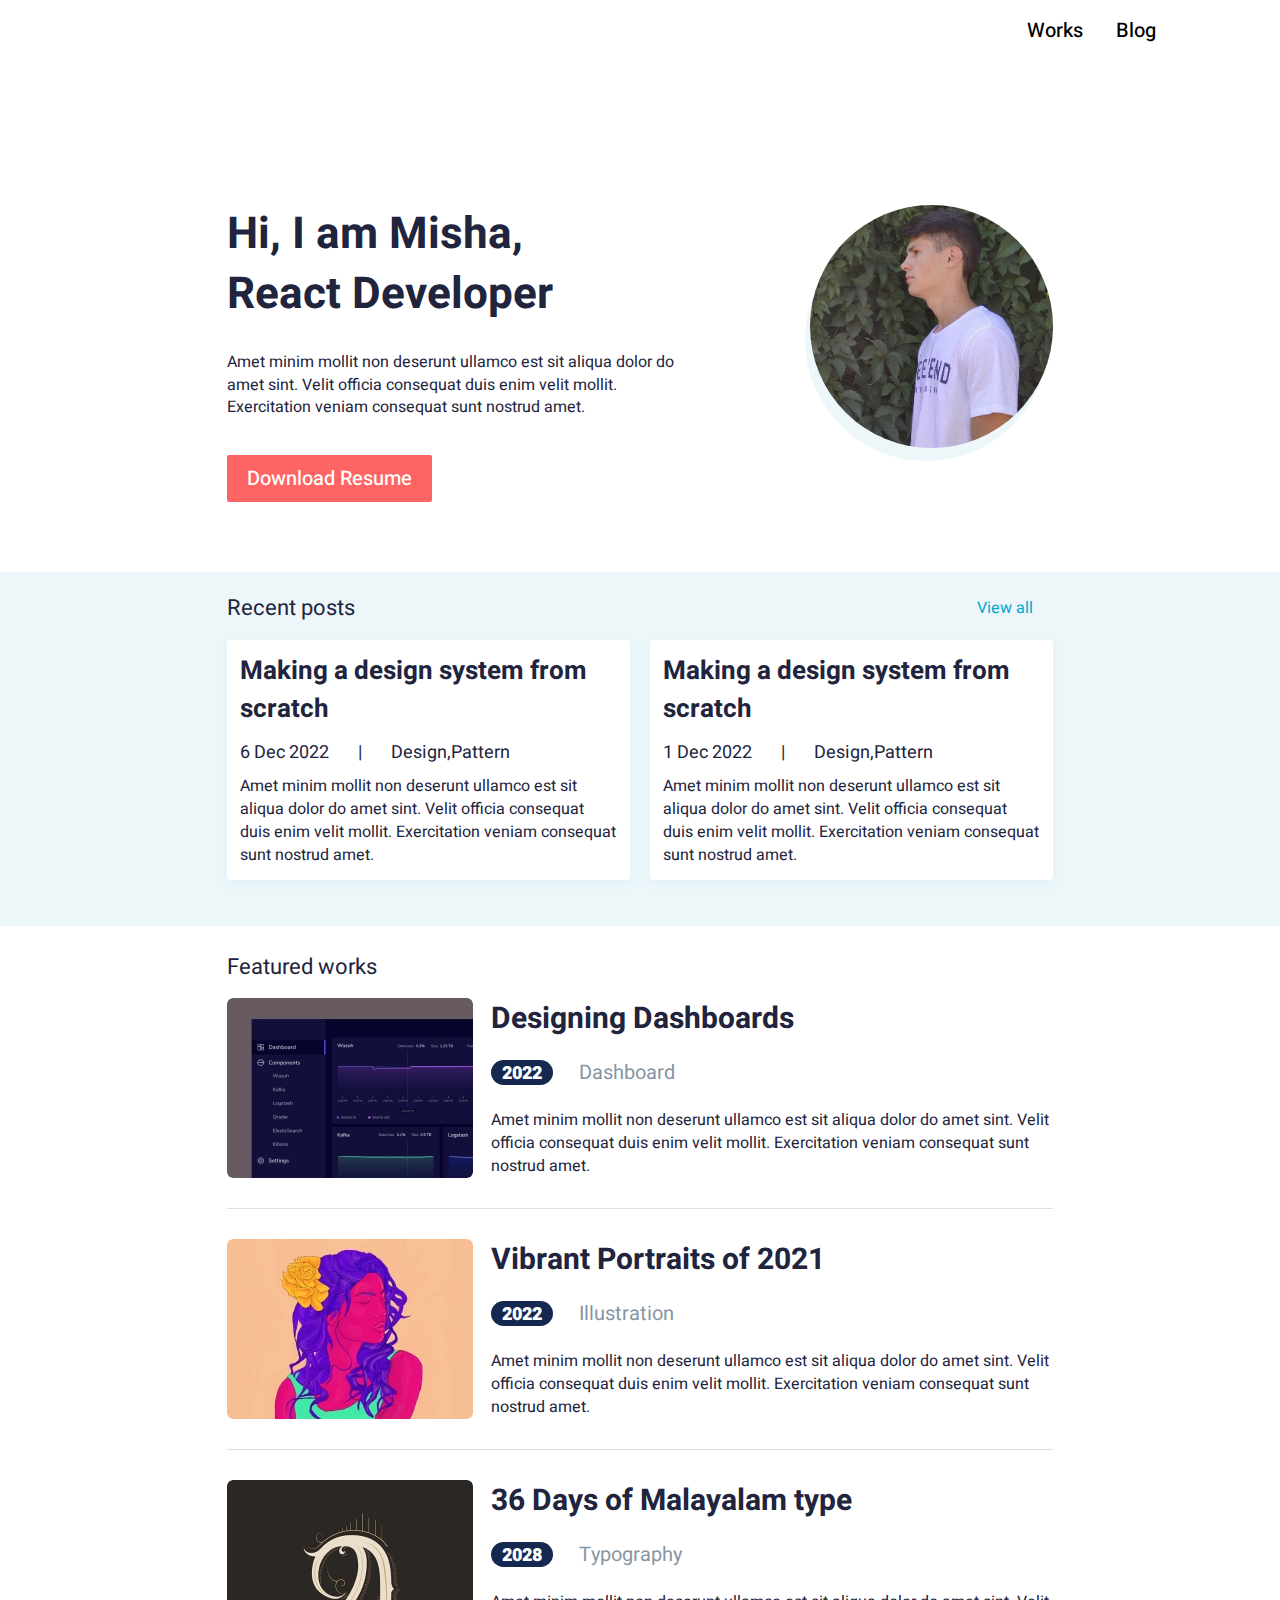
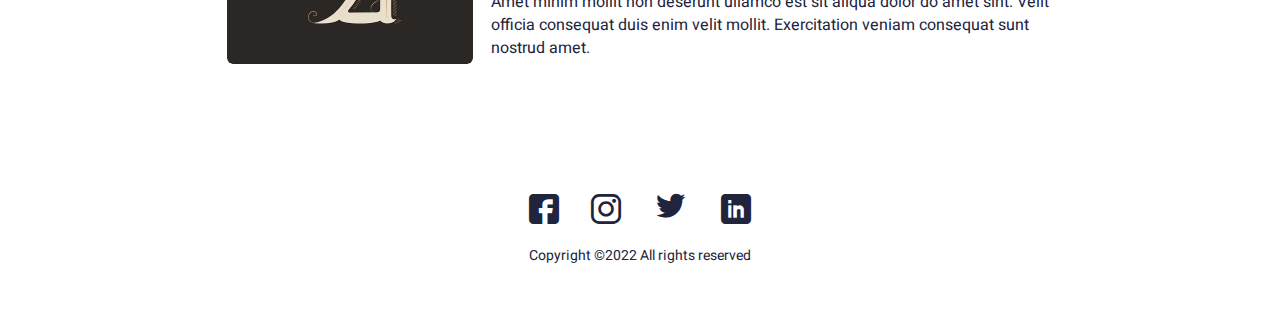
<file: index.html>
<!DOCTYPE html>
<html lang="ru">
 <head>
	<title>главная</title>
	<meta charset="UTF-8">
	<meta name="format-detection" content="telephone=no">
	<link rel="stylesheet" href="css/style.min.css">
	<link rel="shortcut icon" href="favicon.ico">
	<!-- <meta name="robots" content="noindex, nofollow"> -->
	<!-- <meta name="viewport" content="width=device-width, initial-scale=1.0, maximum-scale=1.0, user-scalable=0"> -->
	<meta name="viewport" content="width=device-width, initial-scale=1.0">
</head>

<body>
	<div class="wrapper">
		<header class="header">
   <div class="header__content">
      <div class="header__menu menu">
         <nav class="menu__body">
            <ul class="menu__list">
               <li><a href="./works.html" class="menu__link ">Works</a></li>
               <li><a href="./blog.html" class="menu__link ">Blog</a></li>
            </ul>
         </nav>
      </div>
   </div>
</header>
		<main class="page">
			<section class="hello">
				<div class="hello__container _container">
					<div class="hello__content">
						<h1 class="hello__title title">
							Hi, I am Misha, <br>
							React Developer
						</h1>
						<div class="hello__text text">
							Amet minim mollit non deserunt ullamco est sit aliqua dolor do amet sint. Velit officia consequat
							duis enim velit mollit. Exercitation veniam consequat sunt nostrud amet.
						</div>
						<a href="" class="hello__btn btn">
							Download Resume
						</a>
					</div>
					<picture><source srcset="img/avatar/meavatar.webp" type="image/webp"><img class="hello__avatar" src="img/avatar/meavatar.jpg" alt=""></picture>
				</div>
			</section>
			<section class="recent-posts">
				<div class="recent-posts__container _container">
					<div class="recent-posts__header">
						<div class="recent-posts__title title-posts">Recent posts</div>
						<a href=" " class="recent-posts__view-all">View all</a>
					</div>
					<div class="recent-posts__items">
						<div class="recent-posts__column">
							<article class="recent-posts__item recent-post">
								<a class="recent-post__title ">Making a design system from scratch</a>
								<div class="recent-post__info">6 Dec 2022 <span>|</span> Design,Pattern</div>
								<div class="recent-post__text text ">Amet minim mollit non deserunt ullamco est sit aliqua dolor
									do
									amet sint. Velit officia consequat duis enim velit mollit. Exercitation veniam consequat sunt
									nostrud amet.
								</div>
							</article>
						</div>
						<div class="recent-posts__column">
							<article class="recent-posts__item recent-post">
								<a class="recent-post__title ">Making a design system from scratch</a>
								<div class="recent-post__info">1 Dec 2022 <span>|</span> Design,Pattern</div>
								<div class="recent-post__text text ">Amet minim mollit non deserunt ullamco est sit aliqua dolor
									do
									amet sint. Velit officia consequat duis enim velit mollit. Exercitation veniam consequat sunt
									nostrud amet.
								</div>
							</article>
						</div>
					</div>
				</div>
			</section>
			<section class="featured-works">
				<div class="featured-works__container _container">
					<div class="featured-works__title title-posts">
						Featured works
					</div>
					<div class="works">
						<article class="works__item">
							<a href="" class="works__image"><picture><source srcset="img/Works/image01.webp" type="image/webp"><img src="img/Works/image01.png" alt="Work #1"></picture></a>
							<div class="works__body">
								<div class="works__title">
									<a href="">Designing Dashboards</a> 
								</div>
								<div class="works__info">
									<div class="works__year">2022</div>
									<div class="works__categories">Dashboard</div>
								</div>
								<div class="works__text text">
									Amet minim mollit non deserunt ullamco est sit aliqua dolor do amet sint. Velit officia
									consequat duis enim velit mollit. Exercitation veniam consequat sunt nostrud amet.
								</div>
							</div>
						</article>
						<article class="works__item">
							<a href="" class="works__image"><picture><source srcset="img/Works/image02.webp" type="image/webp"><img src="img/Works/image02.png" alt="Work #1"></picture></a>
							<div class="works__body">
								<div class="works__title">
								<a href="">Vibrant Portraits of 2021</a>	
								</div>
								<div class="works__info">
									<div class="works__year">2022</div>
									<div class="works__categories">Illustration</div>
								</div>
								<div class="works__text text">
									Amet minim mollit non deserunt ullamco est sit aliqua dolor do amet sint. Velit officia
									consequat duis enim velit mollit. Exercitation veniam consequat sunt nostrud amet.
								</div>
							</div>
						</article>
						<article class="works__item">
							<a href="" class="works__image"><picture><source srcset="img/Works/image03.webp" type="image/webp"><img src="img/Works/image03.png" alt="Work #1"></picture></a>
							<div class="works__body">
								<div	class="works__title">
								<a href="">36 Days of Malayalam type</a>	
								</div>
								<div class="works__info">
									<div class="works__year">2028</div>
									<div class="works__categories">Typography</div>
								</div>
								<div class="works__text text">
									Amet minim mollit non deserunt ullamco est sit aliqua dolor do amet sint. Velit officia
									consequat duis enim velit mollit. Exercitation veniam consequat sunt nostrud amet.
								</div>
							</div>
						</article>
					</div>
				</div>
			</section>
	</div>
	</main>
	<footer class="footer">
	<div class="footer__content _container">
		<div class="footer__social social">
			<a href="#" class="social__item _icon-01"></a>
			<a href="#" class="social__item _icon-02"></a>
			<a href="#" class="social__item _icon-03"></a>
			<a href="#" class="social__item _icon-04"></a>
		</div>
		<div class="footer__copy">Copyright ©2022 All rights reserved </div>
	</div>
</footer>

</body>

</html>
</file>
<file: css/style.min.css>
@charset "UTF-8";@import url(https://fonts.googleapis.com/css?family=Heebo:regular,500,700,900&display=swap&subset=cyrillic-ext);@font-face{font-family:icons;font-display:swap;src:url(../fonts/icons.woff) format("woff"),url(../fonts/icons.woff2) format("woff2");font-weight:400;font-style:normal}@font-face{font-family:icons;font-display:swap;src:url(../fonts/icons.woff) format("woff"),url(../fonts/icons.woff2#icons) format("woff2");font-weight:400;font-style:normal;font-display:block}[class*=" _icon-"]:before,[class^="_icon-"]:before{font-family:icons;font-style:normal;font-weight:400;font-variant:normal;text-transform:none;line-height:1;-webkit-font-smoothing:antialiased;-moz-osx-font-smoothing:grayscale}[class*=" _icon-"]:before,[class^="_icon-"]:before{display:block}._icon-01:before{content:"\e900"}._icon-02:before{content:"\e901"}._icon-03:before{content:"\e902"}._icon-04:before{content:"\e903"}*{padding:0;margin:0;border:0}*,:after,:before{-webkit-box-sizing:border-box;box-sizing:border-box}:active,:focus{outline:0}a:active,a:focus{outline:0}aside,footer,header,nav,section{display:block}body,html{height:100%;min-width:320px}body{line-height:1;font-family:Heebo;-ms-text-size-adjust:100%;-moz-text-size-adjust:100%;-webkit-text-size-adjust:100%}button,input,textarea{font-family:Heebo}input::-ms-clear{display:none}button{cursor:pointer}button::-moz-focus-inner{padding:0;border:0}a,a:visited{text-decoration:none}a:hover{text-decoration:none}ul li{list-style:none}img{vertical-align:top}h1,h2,h3,h4,h5,h6{font-weight:inherit;font-size:inherit}body{color:#21243d;font-size:14px}body._lock{overflow:hidden}.wrapper{width:100%;min-height:100%;overflow:hidden;display:-webkit-box;display:-ms-flexbox;display:flex;-webkit-box-orient:vertical;-webkit-box-direction:normal;-ms-flex-direction:column;flex-direction:column}.wrapper._loaded{font-size:14px}._container{max-width:856px;margin:0 auto;padding:0 15px}.btn{background-color:#ff6464;border-radius:2px;-webkit-box-align:center;-ms-flex-align:center;align-items:center;-webkit-box-pack:center;-ms-flex-pack:center;justify-content:center;text-align:center;height:47px;display:-webkit-inline-box;display:-ms-inline-flexbox;display:inline-flex;padding:0 20px;color:#fff;font-weight:500;font-size:20px;-webkit-transition:background-color .3s ease 0s;-o-transition:background-color .3s ease 0s;transition:background-color .3s ease 0s}.btn._fw{width:100%}.select{position:relative}.select__item{position:relative}.select__title{color:#000;border:1px solid #d9d9d9;background-color:#fff;cursor:pointer;border-radius:4px}.select__value{display:-webkit-box;display:-ms-flexbox;display:flex;font-size:14px;height:30px;padding:0 15px;-webkit-box-align:center;-ms-flex-align:center;align-items:center;-webkit-box-pack:justify;-ms-flex-pack:justify;justify-content:space-between;-webkit-box-orient:horizontal;-webkit-box-direction:reverse;-ms-flex-direction:row-reverse;flex-direction:row-reverse}.select__value span{height:1em;overflow:hidden;display:-webkit-box;-webkit-line-clamp:1;-webkit-box-orient:vertical}.select__value:before{content:"";display:inline-block;-webkit-transition:all .3s ease 0s;-o-transition:all .3s ease 0s;transition:all .3s ease 0s;width:11px;height:7px;background:url(../img/icons/select.svg) center/100% no-repeat}.select__input{width:100%;background-color:transparent;height:100%}.select__options{color:#000;display:none;position:absolute;top:29px;border-radius:0 0 4px 4px;min-width:100%;left:0;background-color:#fff;border-top:0;border:1px solid #d9d9d9;border-top:0;font-size:14px;padding:10px 0 5px 0}.select__option{cursor:pointer;padding:5px 15px;margin:0}.select._active{z-index:5}.select._active .select__value:before{-webkit-transform:rotate(-180deg);-ms-transform:rotate(-180deg);transform:rotate(-180deg)}.select._active .select__options{display:block}input[type=email],input[type=tel],input[type=text],textarea{-webkit-appearance:none;-moz-appearance:none;appearance:none}.input{border-radius:0!important;width:100%;display:block;padding:0 20px}textarea.input{resize:none;padding:0 0}.checkbox{position:relative}.checkbox__input{position:absolute;width:0;height:0;opacity:0;visibility:hidden}.checkbox__input:checked+.checkbox__text:before{background:#fff url(../img/icons/check.svg) center no-repeat}.checkbox__text{display:-webkit-inline-box;display:-ms-inline-flexbox;display:inline-flex;-webkit-box-align:center;-ms-flex-align:center;align-items:center;position:relative;font-size:16px;color:#fff;letter-spacing:-.3px;line-height:calc(20 / 16);cursor:pointer}.checkbox__text:before{content:"";-ms-flex-item-align:start;align-self:flex-start;margin:0 14px 0 0;-webkit-box-flex:0;-ms-flex:0 0 20px;flex:0 0 20px;left:0;top:0;width:20px;height:18px;background:#fff;border:1px solid #a7a9ac}.checkbox a{color:#fff;text-decoration:underline}.checkbox._error .checkbox__text:before{border:1px solid #ee1212}.options{display:-webkit-box;display:-ms-flexbox;display:flex;-webkit-box-orient:vertical;-webkit-box-direction:normal;-ms-flex-direction:column;flex-direction:column;-webkit-box-align:start;-ms-flex-align:start;align-items:flex-start}.options__item{position:relative;cursor:pointer}.options__input{position:absolute;width:0;height:0;opacity:0;left:0;top:0;visibility:hidden}.options__input:checked+.options__text:after{-webkit-transform:scale(1);-ms-transform:scale(1);transform:scale(1)}.options__text{display:-webkit-inline-box;display:-ms-inline-flexbox;display:inline-flex;-webkit-box-align:center;-ms-flex-align:center;align-items:center;position:relative;font-size:16px;color:#fff;letter-spacing:-.3px;line-height:calc(20 / 16)}.options__text:before{content:"";-ms-flex-item-align:start;align-self:flex-start;margin:0 14px 0 0;-webkit-box-flex:0;-ms-flex:0 0 20px;flex:0 0 20px;left:0;top:0;border-radius:50%;width:20px;height:18px;background:#fff;border:1px solid #a7a9ac}.options__text:after{content:"";-webkit-transition:all .3s ease 0s;-o-transition:all .3s ease 0s;transition:all .3s ease 0s;-webkit-transform:scale(0);-ms-transform:scale(0);transform:scale(0);width:10px;height:10px;border-radius:50%;background-color:#77243a;position:absolute;left:5px;top:4px}.rating-block{display:table;font-size:0}.rating{display:inline-block;position:relative;vertical-align:middle}.rating.edit .star{cursor:pointer}.rating .star{width:17px;height:14px;display:inline-block;position:relative;z-index:3}.rating__line{position:absolute;width:85px;height:14px;top:0;left:0;background:url(../img/icons/bg_rating.svg) 0 0 no-repeat;z-index:1;background-size:85px 100%}.rating__activeline{position:absolute;width:0;height:14px;top:0;left:0;background:url(../img/icons/bg_rating_active.svg) 0 0 no-repeat;z-index:2;background-size:85px 100%}.rating__value{display:inline-block;color:#1b3139;font-size:14px;line-height:13px;vertical-align:middle}.quantity{width:88px;height:40px;display:-webkit-box;display:-ms-flexbox;display:flex;border:1px solid rgba(166,166,166,.45)}.quantity__button{-webkit-box-flex:0;-ms-flex:0 0 30px;flex:0 0 30px;position:relative;cursor:pointer}.quantity__button::after,.quantity__button::before{content:"";position:absolute;top:50%;left:50%;-webkit-transition:all .3s ease 0s;-o-transition:all .3s ease 0s;transition:all .3s ease 0s;margin:0 0 0 -4.5px;background-color:#a6a6a6;width:9px;height:1px}.quantity__button_plus::before{-webkit-transform:rotate(-90deg);-ms-transform:rotate(-90deg);transform:rotate(-90deg)}.quantity__input{-webkit-box-flex:1;-ms-flex:1 1 auto;flex:1 1 auto}.quantity__input input{height:100%;color:#a6a6a6;font-size:12px;width:100%;text-align:center}.title{font-size:44px;font-weight:700;line-height:136.36364%}.article__text p,.text{font-size:16px;line-height:143.75%}.title-posts{font-size:22px}.row:after{display:block;content:"";clear:both}.rub:after{content:"₽"}ol.counter{list-style-type:none;counter-reset:item}ol.counter li{position:relative;padding:0 0 0 45px}ol.counter li:before{counter-increment:item;content:counter(item);position:absolute;left:0;top:0;color:#818181;font-size:14px;font-weight:700;text-align:center;line-height:26px;border-radius:50%;width:28px;height:28px;border:1px solid #4274bb}.ellipsis{display:block;overflow:hidden;width:100%;white-space:nowrap;-o-text-overflow:ellipsis;text-overflow:ellipsis}.es{overflow:hidden;white-space:nowrap;-o-text-overflow:ellipsis;text-overflow:ellipsis}.table{display:table;font-size:0;width:100%}.trow{display:table-row}.cell{display:table-cell}.cell.full{width:100%}._ibg{position:relative}._ibg img{position:absolute;width:100%;height:100%;top:0;left:0;-o-object-fit:cover;object-fit:cover}body.ie ._ibg{background-position:center;background-size:cover;background-repeat:no-repeat}body.ie ._ibg img{width:0;height:0;opacity:0;visibility:hidden}.video{position:relative;overflow:hidden;height:0;padding-bottom:56.25%}.video embed,.video iframe,.video object,.video video{position:absolute;top:0;left:0;width:100%;height:100%}.videobg embed,.videobg iframe,.videobg object,.videobg video{position:fixed;top:50%;left:50%;min-width:100%;min-height:100%;width:auto;height:auto;z-index:-100;-webkit-transform:translateX(-50%) translateY(-50%);-ms-transform:translateX(-50%) translateY(-50%);transform:translateX(-50%) translateY(-50%);background-size:cover}.moretext{overflow:hidden}.moretext__more{cursor:pointer}.moretext__more span{font-style:normal}.moretext__more span:first-child{display:block}.moretext__more span:last-child{display:none}.moretext__more.active span{font-style:normal}.moretext__more.active span:first-child{display:none}.moretext__more.active span:last-child{display:block}#map{background:url(../img/icons/loading.gif) center/50px no-repeat}._swiper{overflow:hidden}._swiper .swiper-wrapper{width:100%;height:100%;-webkit-box-sizing:content-box;box-sizing:content-box;display:-webkit-box;display:-ms-flexbox;display:flex;position:relative}._swiper.swiper-container-vertical .swiper-wrapper{-webkit-box-orient:vertical;-webkit-box-direction:normal;-ms-flex-direction:column;flex-direction:column}._swiper.swiper-container-autoheight .swiper-wrapper{-webkit-box-align:start;-ms-flex-align:start;align-items:flex-start}.swiper-container-initialized .swiper-slide{-ms-flex-negative:0;flex-shrink:0}.swiper-container-android .swiper-slide,.swiper-container-android .swiper-wrapper{-webkit-transform:translate3d(0,0,0);transform:translate3d(0,0,0)}.swiper-button-lock{display:none!important}.slick-slider{position:relative}.slick-slider .slick-list,.slick-slider .slick-track{-webkit-transform:translate3d(0,0,0);-ms-transform:translate3d(0,0,0);transform:translate3d(0,0,0)}.slick-slider .slick-list{position:relative;overflow:hidden;width:100%}.slick-slider .slick-track{position:relative;width:100%;display:-webkit-box;display:-ms-flexbox;display:flex}.slick-slider .slick-slide{position:relative}.tab__item{display:none}.tab__item.active{display:block}._tabs-block{display:none}._tabs-block._active{display:block}.mirror{-webkit-transform:scale(-1,1);-ms-transform:scale(-1,1);transform:scale(-1,1)}.nicescroll-rails{z-index:1000!important}.gm-style-iw-t{opacity:0}.baloon{opacity:1;right:-7px!important;bottom:80px!important}.baloon button{display:none!important}.baloon:after{display:none!important}.baloon-style{display:none}.baloon-content.gm-style-iw{opacity:1;border-radius:0!important;max-width:300px!important;padding:0!important;left:0!important;width:100%!important;overflow:visible!important}.baloon-content.gm-style-iw>.gm-style-iw-d{overflow:hidden!important;max-width:none!important}.baloon-content.gm-style-iw:after{display:none!important}.baloon-close{top:18px!important}._custom-scroll{position:fixed;right:0;top:0;width:3px;height:100%;z-index:1000}._custom-scroll__line{background-color:rgba(0,0,0,.5);border-radius:3px 0 0 3px;position:relative;left:0;top:0;width:100%}.popup{-webkit-overflow-scrolling:touch;z-index:100;padding:30px 10px;position:fixed;top:0;left:0;width:100%;height:100%;-webkit-transition:visibility .8s ease 0s;-o-transition:visibility .8s ease 0s;transition:visibility .8s ease 0s;visibility:hidden}.popup::before{content:"";background-color:rgba(0,0,0,.9);position:fixed;width:100%;height:100%;top:0;left:0;opacity:0;-webkit-transition:opacity .8s ease 0s;-o-transition:opacity .8s ease 0s;transition:opacity .8s ease 0s}.popup.show{visibility:visible;overflow:auto}.popup.show::before{opacity:1}.popup.show .popup__body{-webkit-transform:scale(1);-ms-transform:scale(1);transform:scale(1)}.popup._active{overflow:auto;visibility:visible}.popup._active::before{opacity:1}.popup._active .popup__body{-webkit-transition:all .3s ease .2s;-o-transition:all .3s ease .2s;transition:all .3s ease .2s;-webkit-transform:scale(1);-ms-transform:scale(1);transform:scale(1)}.popup__content{display:-webkit-box;display:-ms-flexbox;display:flex;-webkit-box-orient:vertical;-webkit-box-direction:normal;-ms-flex-direction:column;flex-direction:column;-webkit-box-align:center;-ms-flex-align:center;align-items:center;min-height:100%;-webkit-box-flex:1;-ms-flex:1 1 auto;flex:1 1 auto;width:100%;display:flex;-webkit-box-pack:center;-ms-flex-pack:center;justify-content:center;align-items:center}.popup__body{-webkit-transform:scale(0);-ms-transform:scale(0);transform:scale(0);-webkit-transition:all .3s ease 0s;-o-transition:all .3s ease 0s;transition:all .3s ease 0s;background-color:#fff;padding:50px;width:100%;max-width:800px}.popup__close{width:15px;height:15px;position:absolute;top:0;right:0;cursor:pointer;z-index:30;background:url(../img/icons/close.svg) 0 0 no-repeat}.header{position:relative;z-index:50}.header__content{max-width:1052px;padding:0 10px;margin:0 auto}.header__menu{padding:10px 0;height:82px;-webkit-box-align:center;-ms-flex-align:center;align-items:center;display:-webkit-box;display:-ms-flexbox;display:flex;-webkit-box-pack:end;-ms-flex-pack:end;justify-content:flex-end}.menu__list li{margin-bottom:30px;margin:0 0 20px 0}.menu__list li:last-child{margin:0}.menu__link{font-weight:500;font-size:20px;color:#000}.menu__link._active{color:#ff6464}.menu__link:hover{-webkit-transition:color .3s ease 0s;-o-transition:color .3s ease 0s;transition:color .3s ease 0s;color:#ff6464}.icon-menu{display:none}.footer{text-align:center;padding:50px 0}.footer__social{margin-bottom:25px}.social{display:-webkit-box;display:-ms-flexbox;display:flex;-webkit-box-pack:center;-ms-flex-pack:center;justify-content:center;-webkit-box-align:center;-ms-flex-align:center;align-items:center}.social__item{margin:0 16px;font-size:30px;color:inherit}.hello{padding-top:33px;padding-bottom:70px}.hello__container{display:-webkit-box;display:-ms-flexbox;display:flex}.hello__content{-webkit-box-flex:1;-ms-flex:1 1 auto;flex:1 1 auto;padding-right:110px}.hello__content :last-child{margin-bottom:0}.hello__title{margin-bottom:26px}.hello__text{margin-bottom:36px}.hello__avatar{-webkit-box-shadow:-5px 13px 0 0 #edf7fa;box-shadow:-5px 13px 0 0 #edf7fa;position:relative;border-radius:50%;-webkit-box-flex:0;-ms-flex:0 0 243px;flex:0 0 243px;height:243px}.hello__avatar img{max-width:100%}.recent-posts{background-color:#edf7fa;padding:25px 0 30px 0}.recent-posts__header{display:-webkit-box;display:-ms-flexbox;display:flex;margin-bottom:20px}.recent-posts__title{-webkit-box-flex:1;-ms-flex:1 1 auto;flex:1 1 auto;font-size:22px}.recent-posts__view-all{font-size:16px;padding:0 20px 0 0;white-space:nowrap;color:#00a8cc;line-height:23px}.recent-posts__items{margin:0 -10px}.recent-posts__column{-webkit-box-flex:0;-ms-flex:0 1 50%;flex:0 1 50%;margin-bottom:16px;padding:0 10px}.recent-post{height:100%;padding:13px;background-color:#fff;border-radius:4px;-webkit-box-shadow:0 4px 10px rgba(187,225,250,.25);box-shadow:0 4px 10px rgba(187,225,250,.25)}.recent-post__title{display:inline-block;font-size:26px;font-weight:700;line-height:146.15385%;color:#21243d;margin-bottom:15px}.recent-post__info{font-size:18px;margin-bottom:13px;color:#21243d}.recent-post__info span{padding:0 25px;content:""}.recent-post__text{color:#21243d;line-height:23px}.featured-works{padding:30px 0 80px 0}.featured-works__title{margin-bottom:20px}.works__main-title{margin-bottom:45px}.works__item{padding-bottom:30px;border-bottom:1px solid #e0e0e0;margin-bottom:30px}.works__item:last-child{margin:0;border-bottom:none;padding:0}.works__image{display:block;min-height:180px;-webkit-box-flex:0;-ms-flex:0 0 246px;flex:0 0 246px;border-radius:6px;overflow:hidden}.works__body{-webkit-box-flex:1;-ms-flex:1 1 auto;flex:1 1 auto;padding-left:18px}.works__title{font-weight:700;font-size:30px;line-height:146.66667%;padding-bottom:16px}.works__title a{color:#21243d}.works__info{display:-webkit-inline-box;display:-ms-inline-flexbox;display:inline-flex;text-align:center;-webkit-box-align:center;-ms-flex-align:center;align-items:center;padding-bottom:22px}.works__year{margin-right:26px;width:62px;height:25px;background-color:#142850;border-radius:16px;font-weight:900;font-size:18px;line-height:28px;text-align:center;-webkit-box-align:center;-ms-flex-align:center;align-items:center;align-items:center;color:#fff}.works__categories{font-size:20px;line-height:29px;color:#8695a4}.blog{padding-bottom:50px}.blog__title{margin-bottom:50px}.blog__article-name{font-size:30px;display:inline-block;font-weight:500;line-height:146.66667%;margin-bottom:14px;color:inherit}.blog__item{border-bottom:1px solid #e0e0e0;padding-bottom:30px;margin-bottom:30px}.blog__item:last-child{margin:0}.blog__info{display:-webkit-box;display:-ms-flexbox;display:flex;font-size:20px;margin-bottom:12px}.blog__separator{margin:0 15px}.blog__categories{color:#8695a4}.article{max-width:700px;padding:0 10px;margin:0 auto;padding-bottom:30px}.article__title{font-size:34px;font-weight:700;line-height:147.05882%;margin-bottom:30px}.article__info{margin-bottom:20px;display:-webkit-box;display:-ms-flexbox;display:flex;-webkit-box-align:center;-ms-flex-align:center;align-items:center}.article__year{display:-webkit-box;display:-ms-flexbox;display:flex;-webkit-box-pack:center;-ms-flex-pack:center;justify-content:center;-webkit-box-align:center;-ms-flex-align:center;align-items:center;color:#fff;background-color:#ff7c7c;border-radius:16px;height:25px;width:62px;font-size:18px;font-weight:900}.article__categoties{font-size:20px;margin-left:25px}.article__text p{margin-bottom:20px}.article__text img{max-width:100%;margin-bottom:20px}.page{-webkit-box-flex:1;-ms-flex:1 1 auto;flex:1 1 auto;padding-top:90px}@media (min-width:767.98px){.menu__list{display:-webkit-box;display:-ms-flexbox;display:flex}.menu__list li{margin-right:33px}.recent-posts__items{display:-webkit-box;display:-ms-flexbox;display:flex}.works__item{display:-webkit-box;display:-ms-flexbox;display:flex;-webkit-box-align:start;-ms-flex-align:start;align-items:flex-start}}@media (min-width:991.98px){.quantity__button:hover::after,.quantity__button:hover::before{background-color:rgba(0,0,0,.5)}.social__item:hover{-webkit-transition:color .3s ease 0s;-o-transition:color .3s ease 0s;transition:color .3s ease 0s;color:#ff6464}.recent-post__title:hover{-webkit-transition:color .3s ease 0s;-o-transition:color .3s ease 0s;transition:color .3s ease 0s;color:#ff6464}.works__title:hover a{-webkit-transition:color .3 ease 0s;-o-transition:color .3 ease 0s;transition:color .3 ease 0s;color:#ff6464}.blog__article-name:hover{-webkit-transition:color .3s ease 0s;-o-transition:color .3s ease 0s;transition:color .3s ease 0s;color:#ff6464}}@media (min-width:992px){.btn:hover{background-color:#bb4949}.select__option:hover{background:#d9d9d9}.checkbox a:hover{text-decoration:none}}@media (max-width:991.98px){.select__title{font-size:18px}.select__options{font-size:18px}}@media (max-width:868px){.hello{padding-top:0}.hello__content{padding-right:70px}}@media (max-width:767.98px){.title{font-size:32px}.title-posts{text-align:center;font-size:18px}.header__menu{height:50px}.menu__body{position:fixed;width:100%;height:100%;top:0;left:0;overflow:auto;padding:70px 10px 30px 10px;-webkit-transform:translate(0,-100%);-ms-transform:translate(0,-100%);transform:translate(0,-100%);background-color:#fff}.menu__body._active{-webkit-transform:translate(0,0);-ms-transform:translate(0,0);transform:translate(0,0)}.menu__link{font-size:40px;display:block;text-align:center}.icon-menu{display:block;position:relative;width:30px;height:18px;cursor:pointer;z-index:5}.icon-menu span{-webkit-transition:all .3s ease 0s;-o-transition:all .3s ease 0s;transition:all .3s ease 0s;top:calc(50% - 1px);left:0;position:absolute;width:100%;height:2px;background-color:#000}.icon-menu span:first-child{top:0}.icon-menu span:last-child{top:auto;bottom:0}.icon-menu._active span{-webkit-transform:scale(0);-ms-transform:scale(0);transform:scale(0)}.icon-menu._active span:first-child{-webkit-transform:rotate(-45deg);-ms-transform:rotate(-45deg);transform:rotate(-45deg);top:calc(50% - 1px)}.icon-menu._active span:last-child{-webkit-transform:rotate(45deg);-ms-transform:rotate(45deg);transform:rotate(45deg);bottom:calc(50% - 1px)}.footer{padding:30px 0}.hello{padding-bottom:60px}.hello__container{-webkit-box-orient:vertical;-webkit-box-direction:reverse;-ms-flex-direction:column-reverse;flex-direction:column-reverse;text-align:center}.hello__content{padding-right:0}.hello__title{margin-bottom:20px}.hello__text{margin-bottom:26px;padding:0 15px}.hello__avatar{width:170px;height:170px;margin-bottom:30px}.recent-posts__view-all{display:none}.recent-post__title{font-size:22px}.recent-post__info span{padding:0 10px}.works__main-title{margin-bottom:20px}.works__item{-webkit-box-flex:0;-ms-flex:0 0 90%;flex:0 0 90%;margin:0 15px 0 0}.works__image{display:-webkit-box;display:-ms-flexbox;display:flex;-webkit-box-pack:center;-ms-flex-pack:center;justify-content:center;margin-bottom:15px}.works__title{font-size:24px}.blog{padding-bottom:30px}.blog__title{margin-bottom:25px}.blog__article-name{font-size:26px}.blog__info{font-size:16px}.article__title{font-size:26px;margin-bottom:20px}.article__categoties{font-size:18px;margin-left:20px}.page{padding-top:33px}}
</file>
